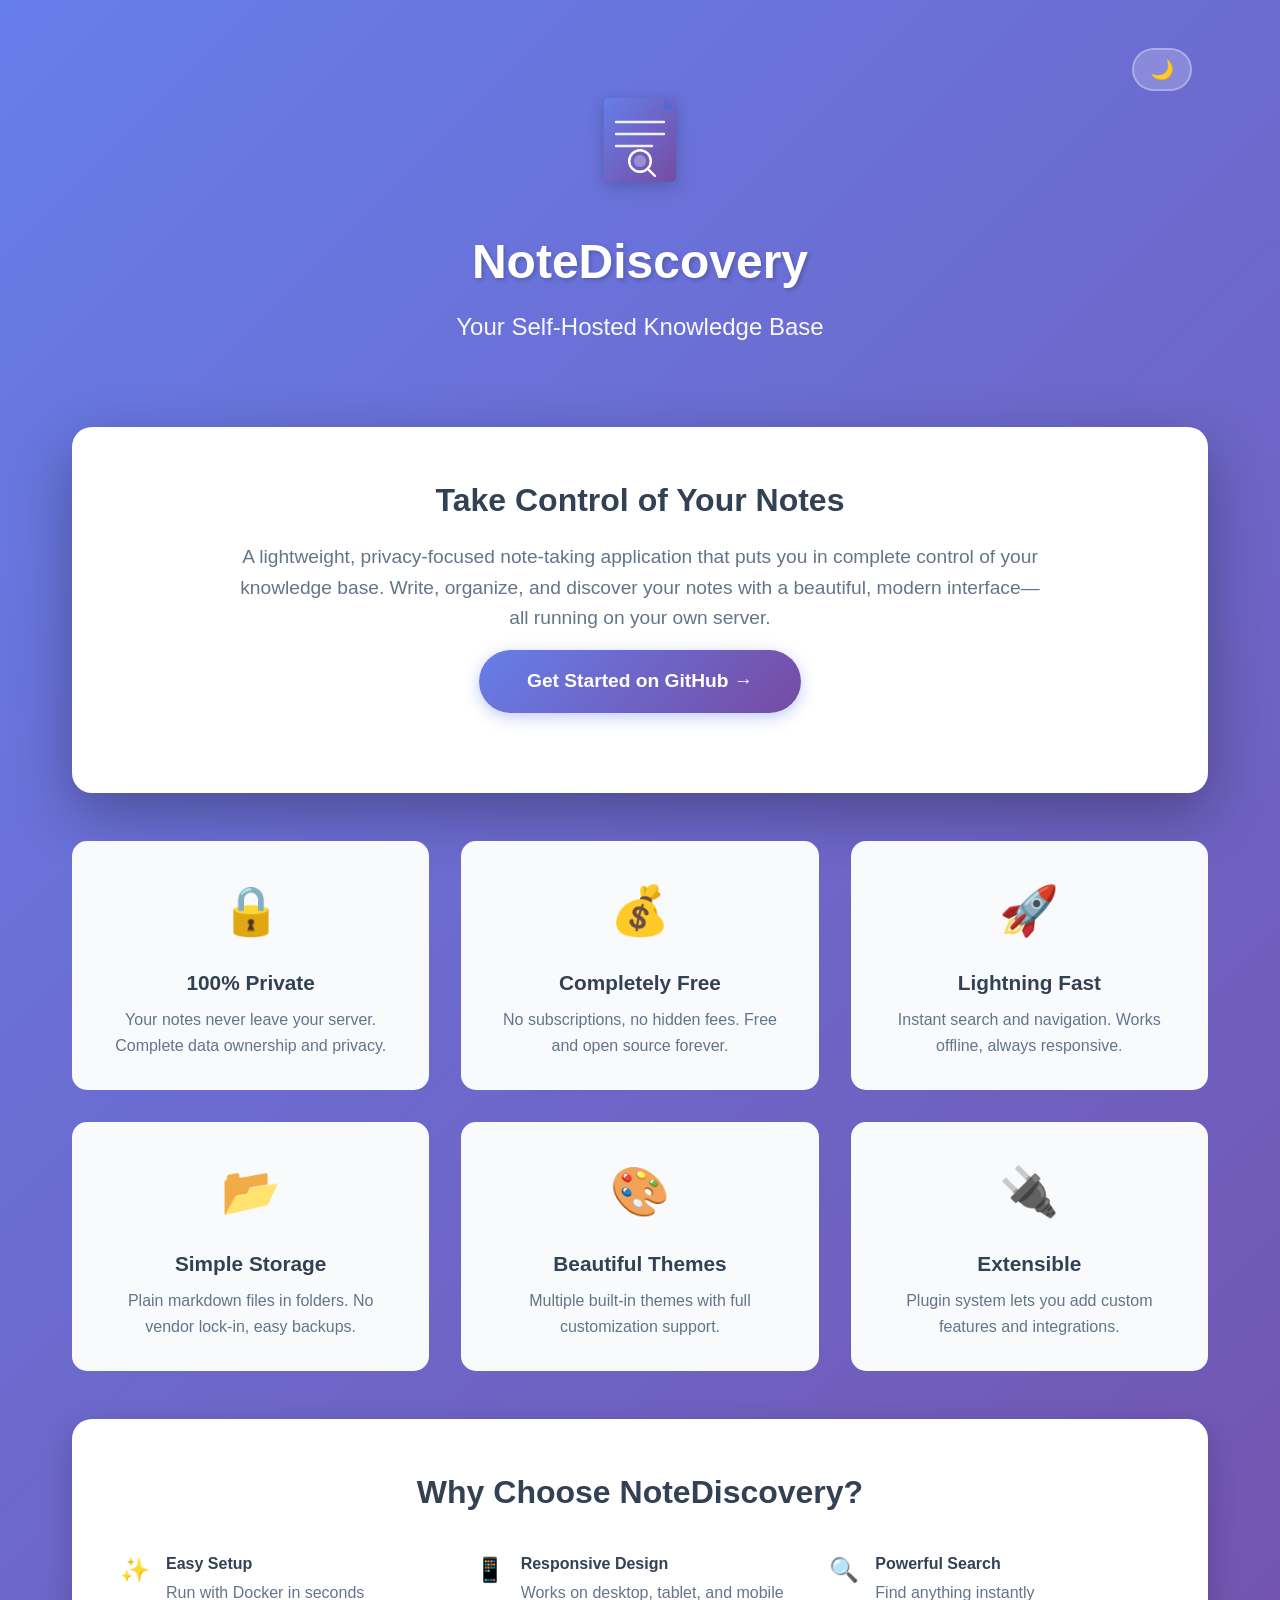
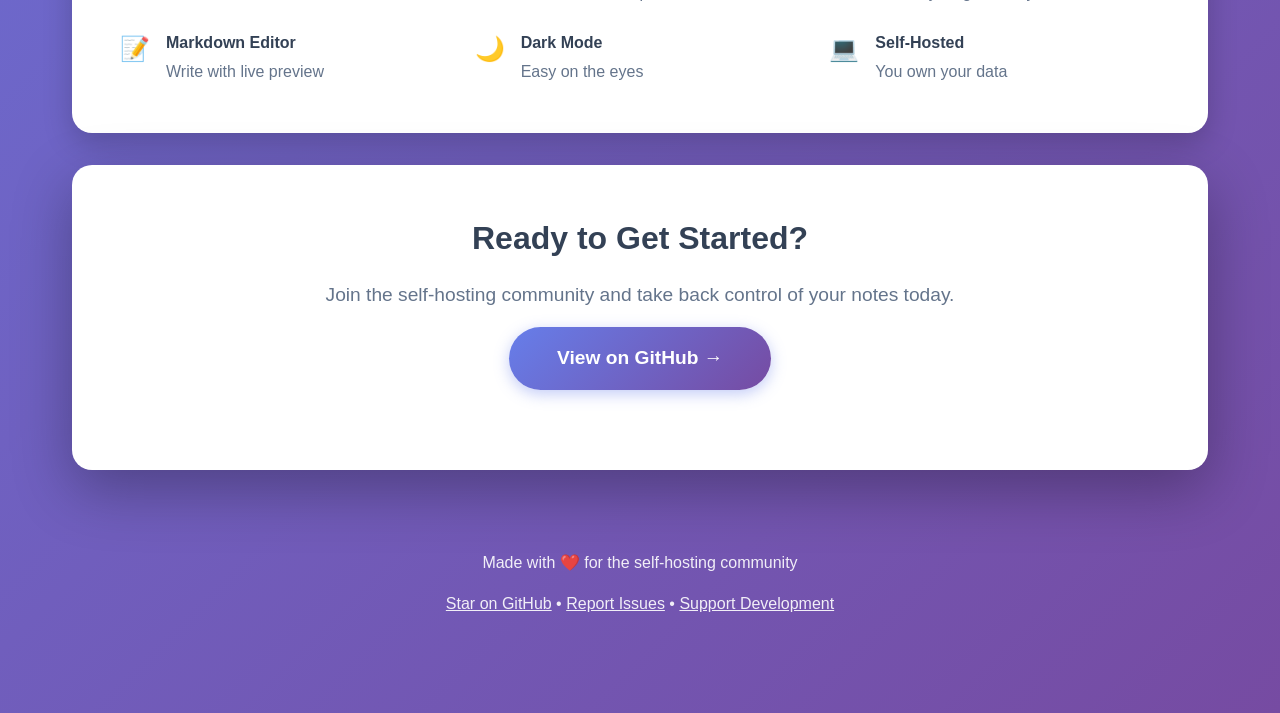
<file: website/index.html>
<!DOCTYPE html>
<html lang="en" data-theme="light">
<head>
    <meta charset="UTF-8">
    <meta name="viewport" content="width=device-width, initial-scale=1.0">
    <meta name="description" content="NoteDiscovery - Your Self-Hosted Knowledge Base. A lightweight, privacy-focused note-taking application that puts you in complete control.">
    <title>NoteDiscovery - Your Self-Hosted Knowledge Base</title>
    <link rel="icon" type="image/svg+xml" href="favicon.svg">
    <style>
        :root {
            --bg-gradient-start: #667eea;
            --bg-gradient-end: #764ba2;
            --text-primary: #1e293b;
            --text-secondary: #64748b;
            --text-header: #334155;
            --card-bg: #ffffff;
            --card-secondary: #f8fafc;
            --shadow: rgba(0, 0, 0, 0.3);
            --shadow-light: rgba(0, 0, 0, 0.2);
        }

        [data-theme="dark"] {
            --bg-gradient-start: #1e293b;
            --bg-gradient-end: #0f172a;
            --text-primary: #e2e8f0;
            --text-secondary: #cbd5e1;
            --text-header: #f1f5f9;
            --card-bg: #1e293b;
            --card-secondary: #334155;
            --shadow: rgba(0, 0, 0, 0.6);
            --shadow-light: rgba(0, 0, 0, 0.4);
        }

        * {
            margin: 0;
            padding: 0;
            box-sizing: border-box;
        }

        body {
            font-family: -apple-system, BlinkMacSystemFont, 'Segoe UI', Roboto, 'Helvetica Neue', Arial, sans-serif;
            line-height: 1.6;
            color: var(--text-primary);
            background: linear-gradient(135deg, var(--bg-gradient-start) 0%, var(--bg-gradient-end) 100%);
            min-height: 100vh;
            transition: background 0.3s ease, color 0.3s ease;
        }

        .container {
            max-width: 1200px;
            margin: 0 auto;
            padding: 2rem;
        }

        header {
            text-align: center;
            padding: 3rem 0;
            color: white;
            position: relative;
        }

        .theme-toggle {
            position: absolute;
            top: 1rem;
            right: 1rem;
            background: rgba(255, 255, 255, 0.2);
            border: 2px solid rgba(255, 255, 255, 0.3);
            border-radius: 50px;
            padding: 0.5rem 1rem;
            cursor: pointer;
            font-size: 1.2rem;
            transition: all 0.3s ease;
            backdrop-filter: blur(10px);
        }

        .theme-toggle:hover {
            background: rgba(255, 255, 255, 0.3);
            transform: scale(1.05);
        }

        .logo {
            width: 120px;
            height: 120px;
            margin: 0 auto 1rem;
            filter: drop-shadow(0 4px 8px rgba(0, 0, 0, 0.2));
        }

        h1 {
            font-size: 3rem;
            font-weight: 700;
            margin-bottom: 0.5rem;
            text-shadow: 2px 2px 4px rgba(0, 0, 0, 0.2);
        }

        .tagline {
            font-size: 1.5rem;
            opacity: 0.95;
            font-weight: 300;
        }

        .hero {
            background: var(--card-bg);
            border-radius: 20px;
            padding: 3rem;
            margin: 2rem 0;
            box-shadow: 0 20px 60px var(--shadow);
            transition: background 0.3s ease;
        }

        .hero-content {
            text-align: center;
            margin-bottom: 2rem;
        }

        .hero-content h2 {
            font-size: 2rem;
            color: var(--text-header);
            margin-bottom: 1rem;
        }

        .hero-content p {
            font-size: 1.2rem;
            color: var(--text-secondary);
            max-width: 800px;
            margin: 0 auto;
        }

        .cta-button {
            display: inline-block;
            background: linear-gradient(135deg, #667eea 0%, #764ba2 100%);
            color: white;
            padding: 1rem 3rem;
            border-radius: 50px;
            text-decoration: none;
            font-size: 1.2rem;
            font-weight: 600;
            transition: transform 0.2s, box-shadow 0.2s;
            box-shadow: 0 4px 15px rgba(102, 126, 234, 0.4);
            margin-top: 1rem;
        }

        .cta-button:hover {
            transform: translateY(-2px);
            box-shadow: 0 6px 20px rgba(102, 126, 234, 0.6);
        }

        .features {
            display: grid;
            grid-template-columns: repeat(auto-fit, minmax(300px, 1fr));
            gap: 2rem;
            margin: 3rem 0;
        }

        .feature {
            background: var(--card-secondary);
            padding: 2rem;
            border-radius: 15px;
            text-align: center;
            transition: transform 0.2s, background 0.3s ease;
        }

        .feature:hover {
            transform: translateY(-5px);
        }

        .feature-icon {
            font-size: 3rem;
            margin-bottom: 1rem;
        }

        .feature h3 {
            font-size: 1.3rem;
            color: var(--text-header);
            margin-bottom: 0.5rem;
        }

        .feature p {
            color: var(--text-secondary);
            font-size: 1rem;
        }

        .benefits {
            background: var(--card-bg);
            border-radius: 20px;
            padding: 3rem;
            margin: 2rem 0;
            box-shadow: 0 10px 30px var(--shadow-light);
            transition: background 0.3s ease;
        }

        .benefits h2 {
            text-align: center;
            font-size: 2rem;
            color: var(--text-header);
            margin-bottom: 2rem;
        }

        .benefit-list {
            display: grid;
            grid-template-columns: repeat(auto-fit, minmax(250px, 1fr));
            gap: 1.5rem;
        }

        .benefit-item {
            display: flex;
            align-items: flex-start;
            gap: 1rem;
        }

        .benefit-item .emoji {
            font-size: 1.5rem;
            flex-shrink: 0;
        }

        .benefit-item .text {
            color: var(--text-secondary);
        }

        .benefit-item strong {
            color: var(--text-header);
            display: block;
            margin-bottom: 0.25rem;
        }

        footer {
            text-align: center;
            padding: 3rem 0;
            color: white;
        }

        footer p {
            opacity: 0.9;
            margin-bottom: 1rem;
        }

        .github-link {
            color: white;
            text-decoration: underline;
            font-weight: 500;
        }

        @media (max-width: 768px) {
            h1 {
                font-size: 2rem;
            }

            .tagline {
                font-size: 1.2rem;
            }

            .hero, .benefits {
                padding: 2rem;
            }

            .features {
                grid-template-columns: 1fr;
            }

            .theme-toggle {
                top: 0.5rem;
                right: 0.5rem;
                padding: 0.4rem 0.8rem;
                font-size: 1rem;
            }

            .logo {
                width: 80px;
                height: 80px;
            }
        }
    </style>
</head>
<body>
    <div class="container">
        <header>
            <button class="theme-toggle" onclick="toggleTheme()" aria-label="Toggle theme">
                <span id="theme-icon">🌙</span>
            </button>
            <img src="logo.svg" alt="NoteDiscovery Logo" class="logo">
            <h1>NoteDiscovery</h1>
            <p class="tagline">Your Self-Hosted Knowledge Base</p>
        </header>

        <div class="hero">
            <div class="hero-content">
                <h2>Take Control of Your Notes</h2>
                <p>A lightweight, privacy-focused note-taking application that puts you in complete control of your knowledge base. Write, organize, and discover your notes with a beautiful, modern interface—all running on your own server.</p>
                <a href="https://github.com/gamosoft/NoteDiscovery" class="cta-button">Get Started on GitHub →</a>
            </div>
        </div>

        <div class="features">
            <div class="feature">
                <div class="feature-icon">🔒</div>
                <h3>100% Private</h3>
                <p>Your notes never leave your server. Complete data ownership and privacy.</p>
            </div>

            <div class="feature">
                <div class="feature-icon">💰</div>
                <h3>Completely Free</h3>
                <p>No subscriptions, no hidden fees. Free and open source forever.</p>
            </div>

            <div class="feature">
                <div class="feature-icon">🚀</div>
                <h3>Lightning Fast</h3>
                <p>Instant search and navigation. Works offline, always responsive.</p>
            </div>

            <div class="feature">
                <div class="feature-icon">📂</div>
                <h3>Simple Storage</h3>
                <p>Plain markdown files in folders. No vendor lock-in, easy backups.</p>
            </div>

            <div class="feature">
                <div class="feature-icon">🎨</div>
                <h3>Beautiful Themes</h3>
                <p>Multiple built-in themes with full customization support.</p>
            </div>

            <div class="feature">
                <div class="feature-icon">🔌</div>
                <h3>Extensible</h3>
                <p>Plugin system lets you add custom features and integrations.</p>
            </div>
        </div>

        <div class="benefits">
            <h2>Why Choose NoteDiscovery?</h2>
            <div class="benefit-list">
                <div class="benefit-item">
                    <span class="emoji">✨</span>
                    <div class="text">
                        <strong>Easy Setup</strong>
                        Run with Docker in seconds
                    </div>
                </div>

                <div class="benefit-item">
                    <span class="emoji">📱</span>
                    <div class="text">
                        <strong>Responsive Design</strong>
                        Works on desktop, tablet, and mobile
                    </div>
                </div>

                <div class="benefit-item">
                    <span class="emoji">🔍</span>
                    <div class="text">
                        <strong>Powerful Search</strong>
                        Find anything instantly
                    </div>
                </div>

                <div class="benefit-item">
                    <span class="emoji">📝</span>
                    <div class="text">
                        <strong>Markdown Editor</strong>
                        Write with live preview
                    </div>
                </div>

                <div class="benefit-item">
                    <span class="emoji">🌙</span>
                    <div class="text">
                        <strong>Dark Mode</strong>
                        Easy on the eyes
                    </div>
                </div>

                <div class="benefit-item">
                    <span class="emoji">💻</span>
                    <div class="text">
                        <strong>Self-Hosted</strong>
                        You own your data
                    </div>
                </div>
            </div>
        </div>

        <div class="hero">
            <div class="hero-content">
                <h2>Ready to Get Started?</h2>
                <p>Join the self-hosting community and take back control of your notes today.</p>
                <a href="https://github.com/gamosoft/NoteDiscovery" class="cta-button">View on GitHub →</a>
            </div>
        </div>

        <footer>
            <p>Made with ❤️ for the self-hosting community</p>
            <p>
                <a href="https://github.com/gamosoft/NoteDiscovery" class="github-link">Star on GitHub</a> • 
                <a href="https://github.com/gamosoft/NoteDiscovery/issues" class="github-link">Report Issues</a> • 
                <a href="https://paypal.me/gamosoft" class="github-link">Support Development</a>
            </p>
        </footer>
    </div>

    <script>
        // Theme management
        function toggleTheme() {
            const html = document.documentElement;
            const currentTheme = html.getAttribute('data-theme');
            const newTheme = currentTheme === 'light' ? 'dark' : 'light';
            
            html.setAttribute('data-theme', newTheme);
            localStorage.setItem('theme', newTheme);
            
            // Update icon
            const icon = document.getElementById('theme-icon');
            icon.textContent = newTheme === 'light' ? '🌙' : '☀️';
        }

        // Load saved theme on page load
        (function() {
            const savedTheme = localStorage.getItem('theme') || 'light';
            document.documentElement.setAttribute('data-theme', savedTheme);
            
            // Update icon
            const icon = document.getElementById('theme-icon');
            icon.textContent = savedTheme === 'light' ? '🌙' : '☀️';
        })();
    </script>
</body>
</html>
</file>
